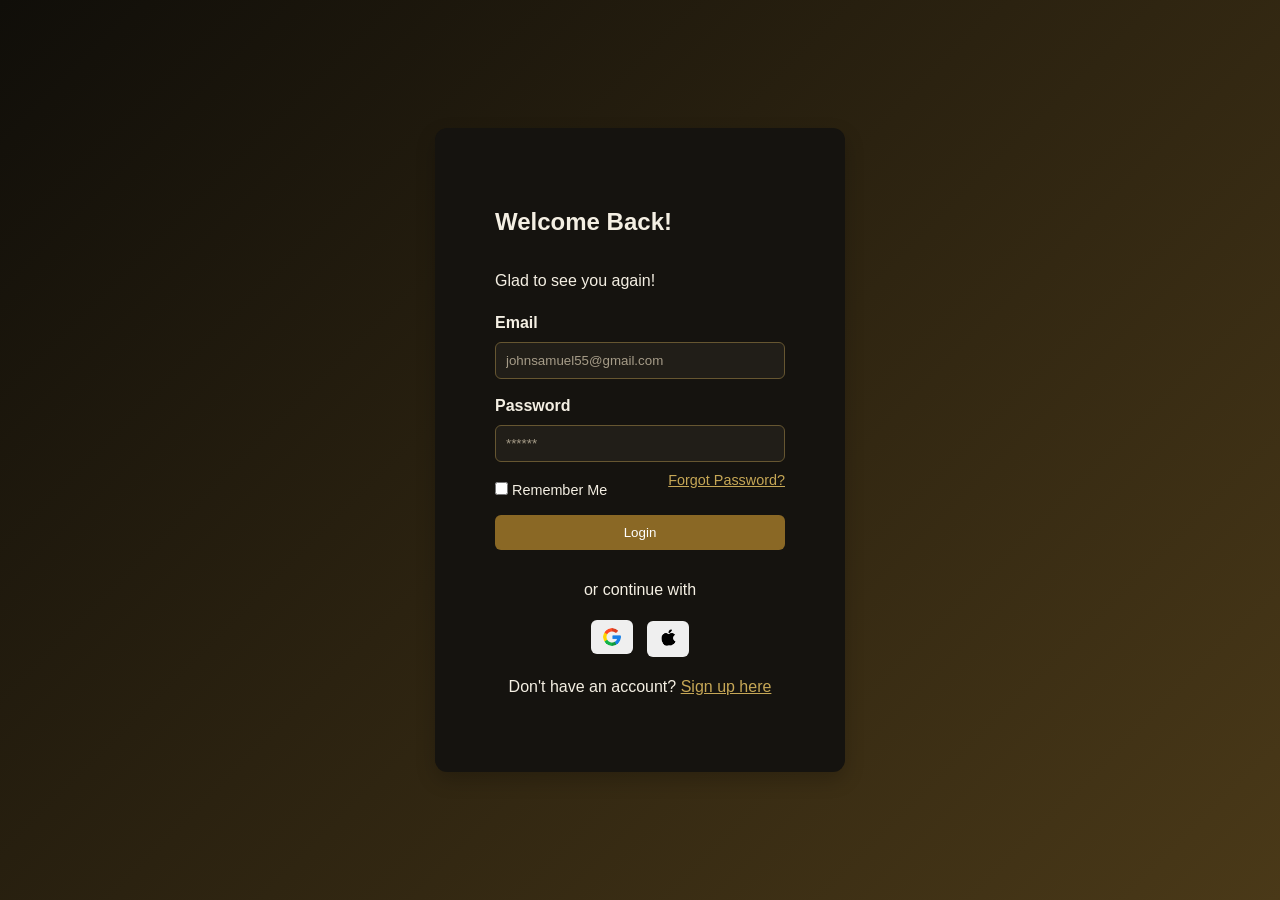
<file: LOGIN.HTML>
<!doctype html>
<html lang="en">
  <head>
    <meta charset="UTF-8" />
    <meta name="viewport" content="width=device-width, initial-scale=1.0" />
    <title>Login & Sign Up</title>
    <link
      rel="stylesheet"
      href="https://cdnjs.cloudflare.com/ajax/libs/font-awesome/6.5.2/css/all.min.css" />
    <link rel="stylesheet" href="/L&S.css" />
  </head>
  <body>
    <div class="container">
      <div class="form-container">
        <!-- Login Form -->
        <form id="loginForm" class="form active">
          <h2>Welcome Back!</h2>
          <p>Glad to see you again!</p>
          <label for="loginEmail" class="field-label">Email</label>
          <input
            type="email"
            id="loginEmail"
            placeholder="johnsamuel55@gmail.com"
            required />
          <div class="password-field">
            <label for="loginPassword" class="field-label">Password</label>
            <input
              type="password"
              placeholder="******"
              id="loginPassword"
              required />
          </div>
          <div class="options">
            <label><input type="checkbox" /> Remember Me</label>
            <a href="#">Forgot Password?</a>
          </div>
          <button type="submit" class="btn">Login</button>
          <div class="social">
            <p>or continue with</p>
            <button type="button" class="google">
              <img src="/google.png" alt="" class="google-pic" />
            </button>
            <button type="button" class="apple">
              <img src="/apple-logo.png" alt="" class="apple-pic" />
            </button>
          </div>
          <p class="auth-switch">
            Don't have an account? <a href="#signup">Sign up here</a>
          </p>
        </form>

        <!-- Sign Up Form -->
        <form id="signupForm" class="form">
          <h2>Create Account</h2>
          <p>Join us today, it's free!</p>
          <label for="signupName" class="field-label">Full Name</label>
          <input
            type="text"
            id="signupName"
            placeholder="Samuel John"
            required />
          <label for="signupEmail" class="field-label">Email</label>
          <input
            type="email"
            id="signupEmail"
            placeholder="johnsamuel55@gmail.com"
            required />
          <div class="password-field">
            <label for="signupPassword" class="field-label">Password</label>
            <input
              type="password"
              id="signupPassword"
              placeholder="******"
              required />
          </div>
          <div class="password-field">
            <label for="confirmPassword" class="field-label"
              >Confirm Password</label
            >
            <input
              type="password"
              id="confirmPassword"
              placeholder="******"
              required />
          </div>
          <p class="terms">
            By signing up, you agree to our
            <a href="#">Terms &amp; Privacy Policy</a>.
          </p>
          <button type="submit" class="btn signup">Sign Up</button>
          <div class="social">
            <p>or sign up with</p>
            <button type="button" class="google">
              <img src="/google.png" alt="" class="google-pic" />
            </button>
            <button type="button" class="apple">
              <img src="/apple-logo.png" alt="" class="apple-pic" />
            </button>
          </div>
          <p class="auth-switch">
            Already have an account? <a href="#login">Login here</a>
          </p>
        </form>
      </div>
    </div>

    <script src="/l&s.js"></script>
  </body>
</html>
</file>
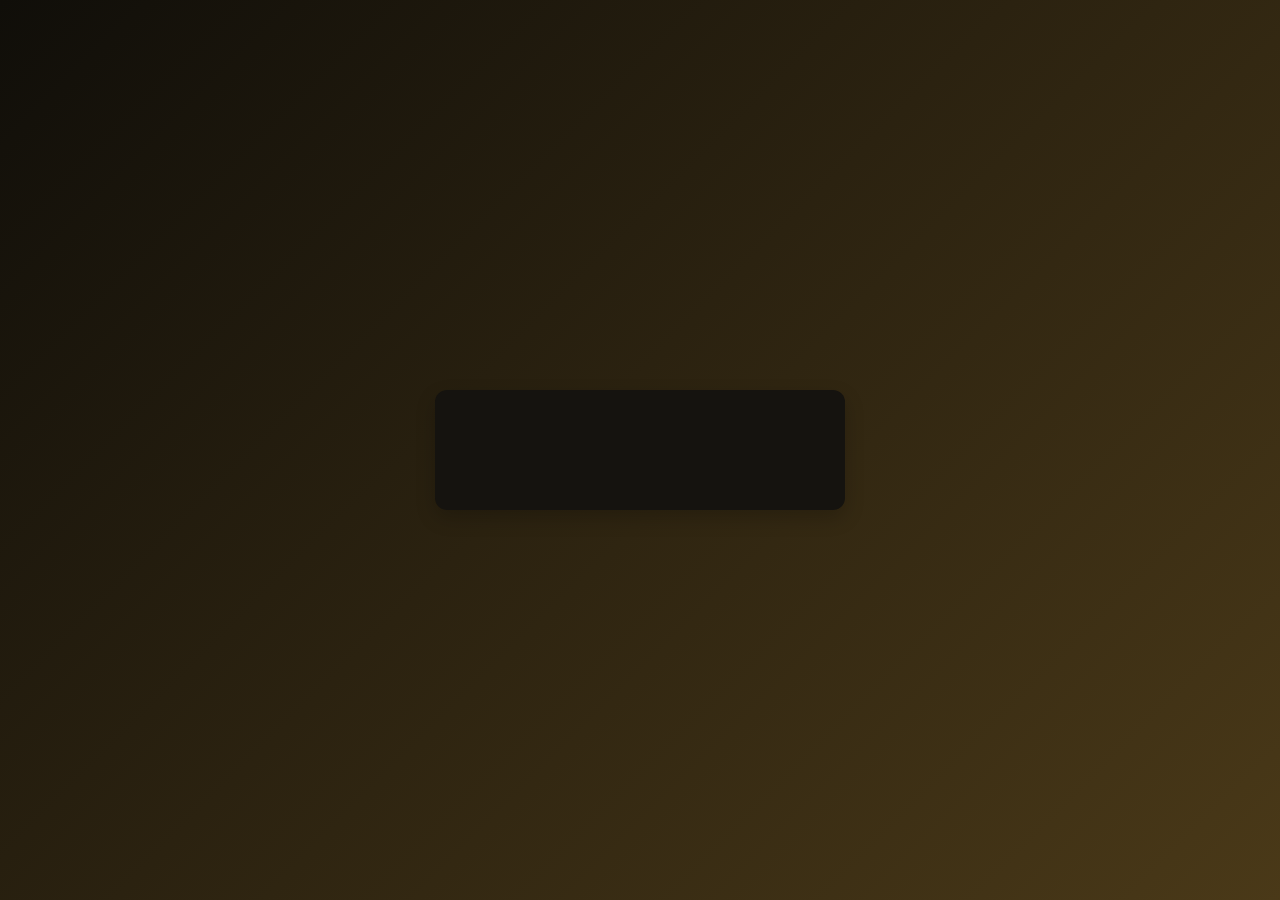
<file: signUP.html>
<!doctype html>
<html lang="en">
  <head>
    <meta charset="UTF-8" />
    <meta name="viewport" content="width=device-width, initial-scale=1.0" />
    <title>Login & Sign Up</title>
    <link
      rel="stylesheet"
      href="https://cdnjs.cloudflare.com/ajax/libs/font-awesome/6.5.2/css/all.min.css" />
    <link rel="stylesheet" href="/L&S.css" />
  </head>
  <body>
    <div class="container">
      <div class="form-container">
        <!-- Sign Up Form -->
        <form id="signupForm" class="form">
          <h2>Create Account</h2>
          <p>Join us today, it's free!</p>
          <label for="signupName" class="sr-only text-black">Full Name</label>
          <input type="text" placeholder="Samuel John" required />
          <label for="signupEmail" class="sr-only text-black">Email</label>
          <input type="email" placeholder="Johnsamuel55@gmail.com" required />
          <div class="password-field">
            <label for="signupPassword" class="sr-only text-black"
              >Password</label
            >
            <input
              type="password"
              placeholder="******"
              id="signupPassword"
              required />
          </div>
          <div class="password-field">
            <label for="confirmPassword" class="sr-only text-black"
              >Confirm Password</label
            >
            <input
              type="password"
              placeholder="******"
              id="confirmPassword"
              required />
          </div>
          <p class="terms">
            By signing up, you agree to our
            <a href="#">Terms & Privacy Policy</a>.
          </p>
          <button type="submit" class="btn signup">Sign Up</button>
          <div class="social">
            <p>or sign up with</p>
            <button class="google">
              <img src="/google.png" alt="Google" class="google-pic" />
            </button>
            <button class="facebook">Facebook</button>
          </div>
          <br />
          <a href="/LOGIN.HTML" id="loginForm" class="active"
            >Already have an account? Login here</a
          >
        </form>
      </div>
    </div>

    <script src="/l&s.js"></script>
  </body>
</html>
</file>
<file: L&S.css>
body {
  font-family: "Segoe UI", sans-serif;
  background: linear-gradient(135deg, #100e09, #4a3918);
  color: #f4efe3;
  display: flex;
  justify-content: center;
  align-items: center;
  min-height: 100vh;
  box-sizing: border-box;
  padding: 24px 16px;
  margin: 0;
}

.container {
  background: #15130f;
  color: #f4efe3;
  border-radius: 12px;
  box-shadow: 0 8px 20px rgba(0, 0, 0, 0.2);
  width: 350px;
  padding: 30px;
  margin: 0;
}
.form-container {
  padding: 30px;
  margin-top: 0;
}
.form-toggle {
  display: flex;
  justify-content: space-between;
  margin-bottom: 20px;
}

.form-toggle button {
  flex: 1;
  padding: 10px;
  border: none;
  background: #eee;
  cursor: pointer;
  font-weight: bold;
}

.form-toggle button.active {
  background: #8a6825;
  color: #fff;
}

.form {
  display: none;
  flex-direction: column;
}

.form.active {
  display: flex;
}

.field-label {
  margin-top: 8px;
  font-weight: 600;
}

input {
  margin: 10px 0;
  padding: 10px;
  border: 1px solid #665631;
  border-radius: 6px;
  background: #211e18;
  color: #f4efe3;
}

input::placeholder {
  color: #a69c88;
}

input:focus {
  border-color: #b08d36;
  outline: 2px solid rgba(176, 141, 54, 0.25);
}

a {
  color: #c6a756;
}

a:hover {
  color: #e0c474;
}

.form > input:not([type="checkbox"]),
.password-field > input {
  width: 100%;
  box-sizing: border-box;
}

.password-field {
  position: relative;
  display: flex;
  flex-direction: column;
  width: 100%;
  box-sizing: border-box;
}

.toggle-password {
  position: absolute;
  right: 10px;
  top: 12px;
  cursor: pointer;
  padding: 0;
  border: 0;
  background: transparent;
  color: inherit;
  font: inherit;
}

.options {
  display: flex;
  justify-content: space-between;
  font-size: 0.9em;
}

.btn {
  background: #8a6825;
  color: #fff;
  border: none;
  padding: 10px;
  border-radius: 6px;
  cursor: pointer;
  margin-top: 10px;
}

.btn:hover {
  transition: all 0.3s ease-in-out;
  transform: scale(1.1);
}

.btn.signup {
  background: #b08d36;
}

.social {
  text-align: center;
  margin-top: 15px;
}

.social button {
  margin: 5px;
  padding: 8px 12px;
  border: none;
  border-radius: 6px;
  cursor: pointer;
}

.google {
  display: inline-flex;
  align-items: center;
  justify-content: center;
  gap: 8px;
  border-radius: 6px;
}

.google:hover {
  transition: all 0.3s ease-in-out;
  transform: scale(1.1);
}

.google-pic {
  width: 18px;
  height: 18px;
  object-fit: contain;
  border-radius: 100%;
}

.apple-pic {
  width: 18px;
  height: 17px;
  object-fit: contain;
  border-radius: 100%;
}

.facebook {
  background: #75591f;
  color: #fff;
}

.terms {
  font-size: 0.8em;
  text-align: center;
}

.auth-switch {
  margin-top: 16px;
  text-align: center;
}
</file>
